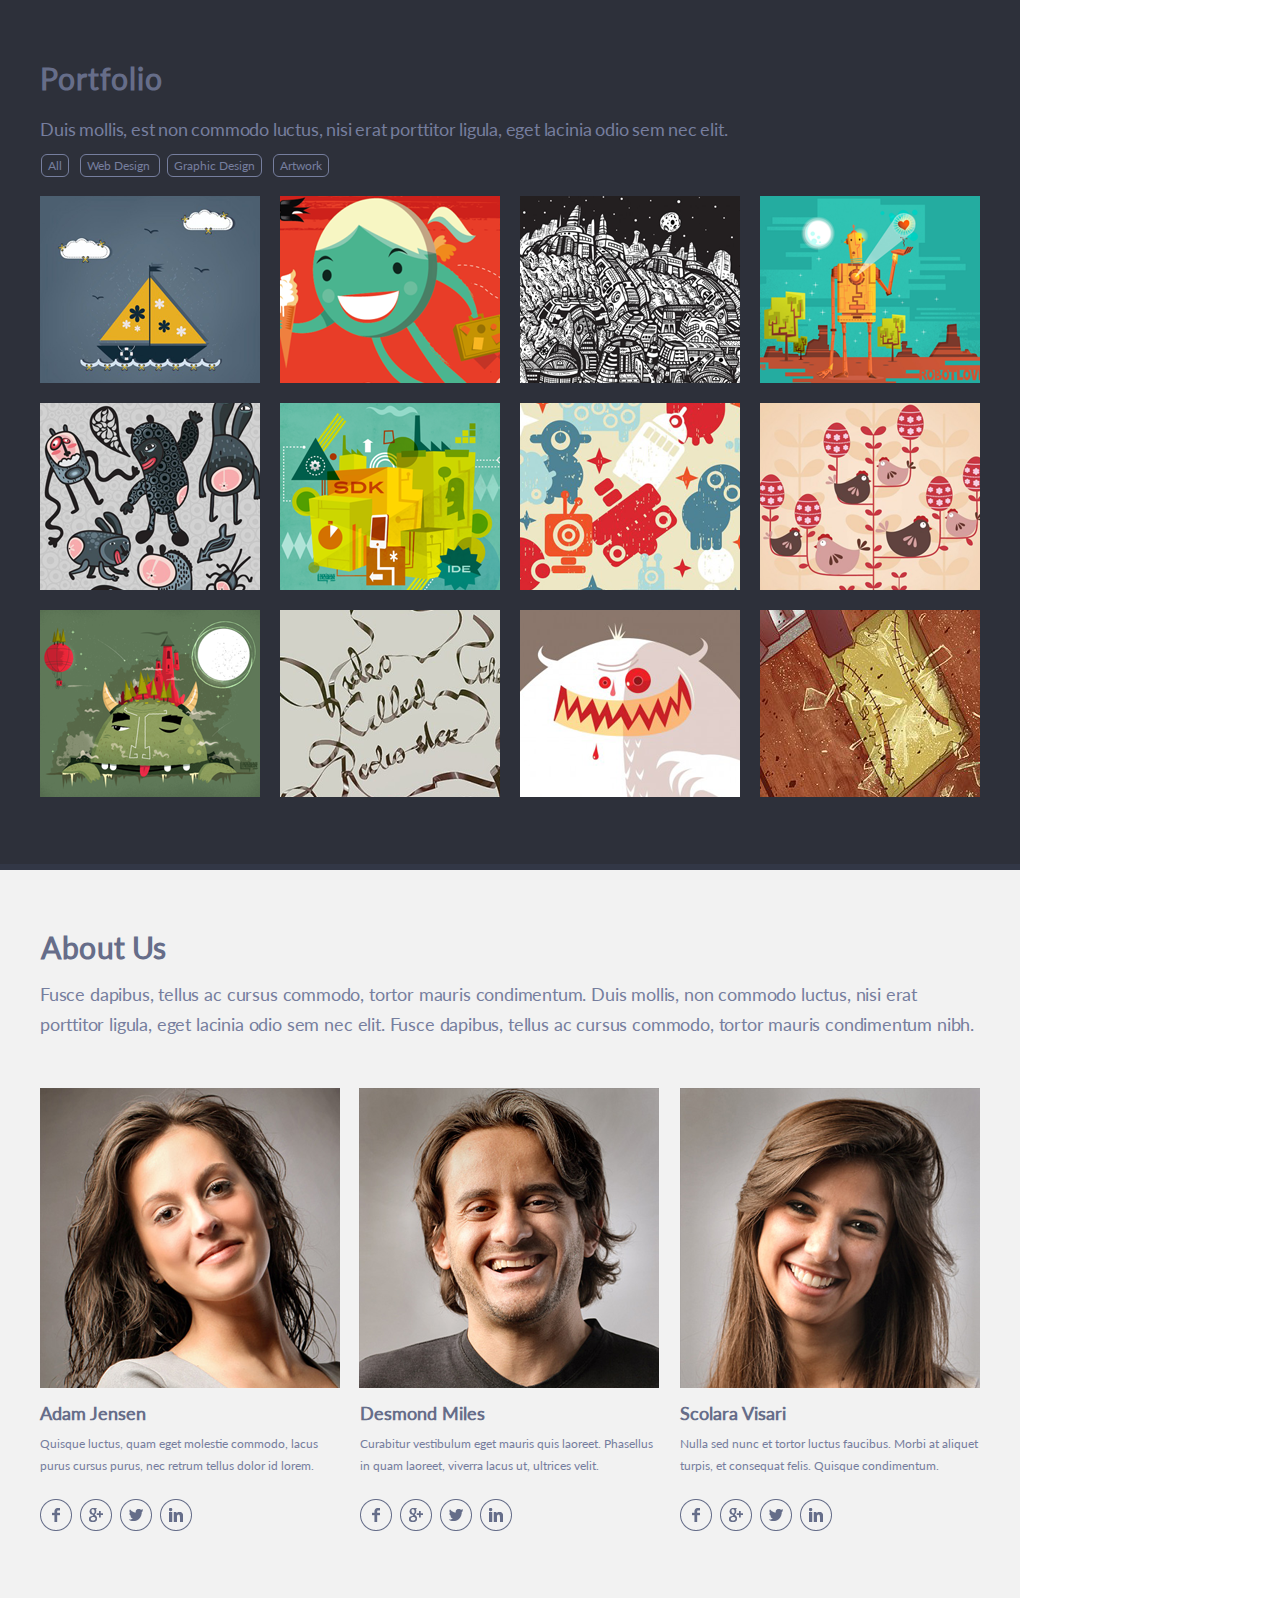
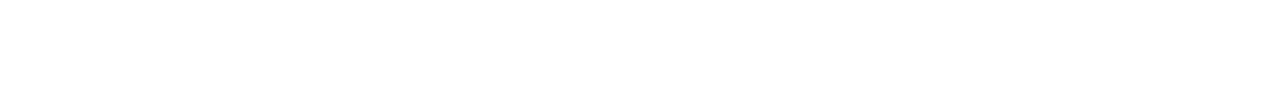
<file: singolo2.html>
<!DOCTYPE html>
<html lang="en">
<head>
    <meta charset="UTF-8">
    <meta name="viewport" content="width=device-width, initial-scale=1.0">
    <link href = "singolo2.css" rel = "stylesheet">
    <title>Singolo2</title>
</head>
<body>
    <div class = "portfolio"> 
        <div class = "header">
            <h1 class = "Port">
                Portfolio
            </h1>
            <p class = "text">
                Duis mollis, est non commodo luctus, nisi erat porttitor ligula, eget lacinia odio sem nec elit.
            </p>
        </div>
        <div class = "fuck">
            <nav>
                <ul class="Pis">
                    <li class = "Vir"><a>All</a></li>
                    <li class = "Vir"><a>Web Design</a> </li>
                    <li class = "Vir"><a>Graphic Design</a></li>
                    <li class = "Vir"><a>Artwork</a></li>
                </ul>
            </nav>
        </div>
        <div class = "flexpos">
            <div class="conteiner-1">
                <div class="box">
                    <img class = "img1" src="./assets/1.png" alt="">
                </div>
                <div class="box">
                    <img class = "img2" src="./assets/2.png" alt="">
                </div>
                <div class="box">
                    <img class = "img3" src="./assets/3.png" alt="">
                </div>
                <div class="box">
                    <img class = "img4" src="./assets/4.png" alt="">
                </div>
            </div>
            <div class="conteiner-2">
                <div class="box">
                    <img class = "img5" src="./assets/5.png" alt="">
                </div>
                <div class="box">
                    <img class = "img6" src="./assets/6.png" alt="">
                </div>
                <div class="box">
                    <img class = "img7" src="./assets/7.png" alt="">
                </div>
                <div class="box">
                    <img class = "img8" src="./assets/8.png" alt="">
                </div>
            </div>
            <div class="conteiner-3">
                <div class="box">
                    <img class = "img9" src="./assets/9.png" alt="">
                </div>
                <div class="box">
                    <img class = "img10" src="./assets/10.png" alt="">
                </div>
                <div class="box">
                    <img class = "img11" src="./assets/11.png" alt="">
                </div>
                <div class="box">
                    <img class = "img12" src="./assets/12.png" alt="">
                </div>
            </div>
        </div>
        <div class = "line1"> 
        </div>
    </div>
    <div class = "bg-footer">
        <div style="height: 195px;">
            <h1 class = "Afooter">
                About Us
            </h1>
            <p class = "text2">
                Fusce dapibus, tellus ac cursus commodo, tortor mauris condimentum. Duis mollis, non commodo luctus, nisi erat porttitor ligula, eget lacinia odio sem nec elit. Fusce dapibus, tellus ac cursus commodo, tortor mauris condimentum nibh.
            </p>
        </div>
        <div class="faces">
            <div class="box21">
                <img src="./assets/photo.png" alt="">
            </div>
            <div class="box21" style = "position: relative;
            right: 1px;">
                <img src="./assets/photo2.png" alt="">
            </div>
            <div class="box21">
                <img src="./assets/photo3.png" alt="">
            </div>
        </div>
        <div class="infoface">
            <div class="aboutus">
                <h2 class = "Adam">
                    Adam Jensen 
                </h2>
                <p class = "textface">
                    Quisque luctus, quam eget molestie commodo, lacus purus cursus purus, nec retrum tellus dolor id lorem.
                </p>
                <img class = "firsticon inm" src="./assets/facebook.png" alt="">
                <img class = "secondicon inm" src="./assets/Google.png" alt="">
                <img class = "therdicon inm" src="./assets/Twitter.png" alt="">
                <img class = "dicon inm" src="./assets/Linkedin.png" alt="">
            </div>
            <div class="aboutus">
                <h2 class = "Adam">
                    Desmond Miles 
                </h2>
                <p class = "textface">
                    Curabitur vestibulum eget mauris quis laoreet. Phasellus in quam laoreet, viverra lacus ut, ultrices velit.
                </p>
                <img class = "firsticon inm" src="./assets/facebook.png" alt="">
                <img class = "secondicon inm" src="./assets/Google.png" alt="">
                <img class = "therdicon inm" src="./assets/Twitter.png" alt="">
                <img class = "dicon inm" src="./assets/Linkedin.png" alt="">
            </div>
            <div class="aboutus">
                <h2 class = "Adam">
                    Scolara Visari 
                </h2>
                <p class = "textface">
                    Nulla sed nunc et tortor luctus faucibus. Morbi at aliquet turpis, et consequat felis. Quisque condimentum.
                </p>
                <div class = "icons">
                    <img class = "firsticon inm" src="./assets/facebook.png" alt="">
                    <img class = "secondicon inm" src="./assets/Google.png" alt="">
                    <img class = "therdicon inm" src="./assets/Twitter.png" alt="">
                    <img class = "dicon inm" src="./assets/Linkedin.png" alt="">
                </div>
                
            </div>
        </div>
        <div class = "line2">
            
        </div>
    </div>
</body>
</html>
</file>
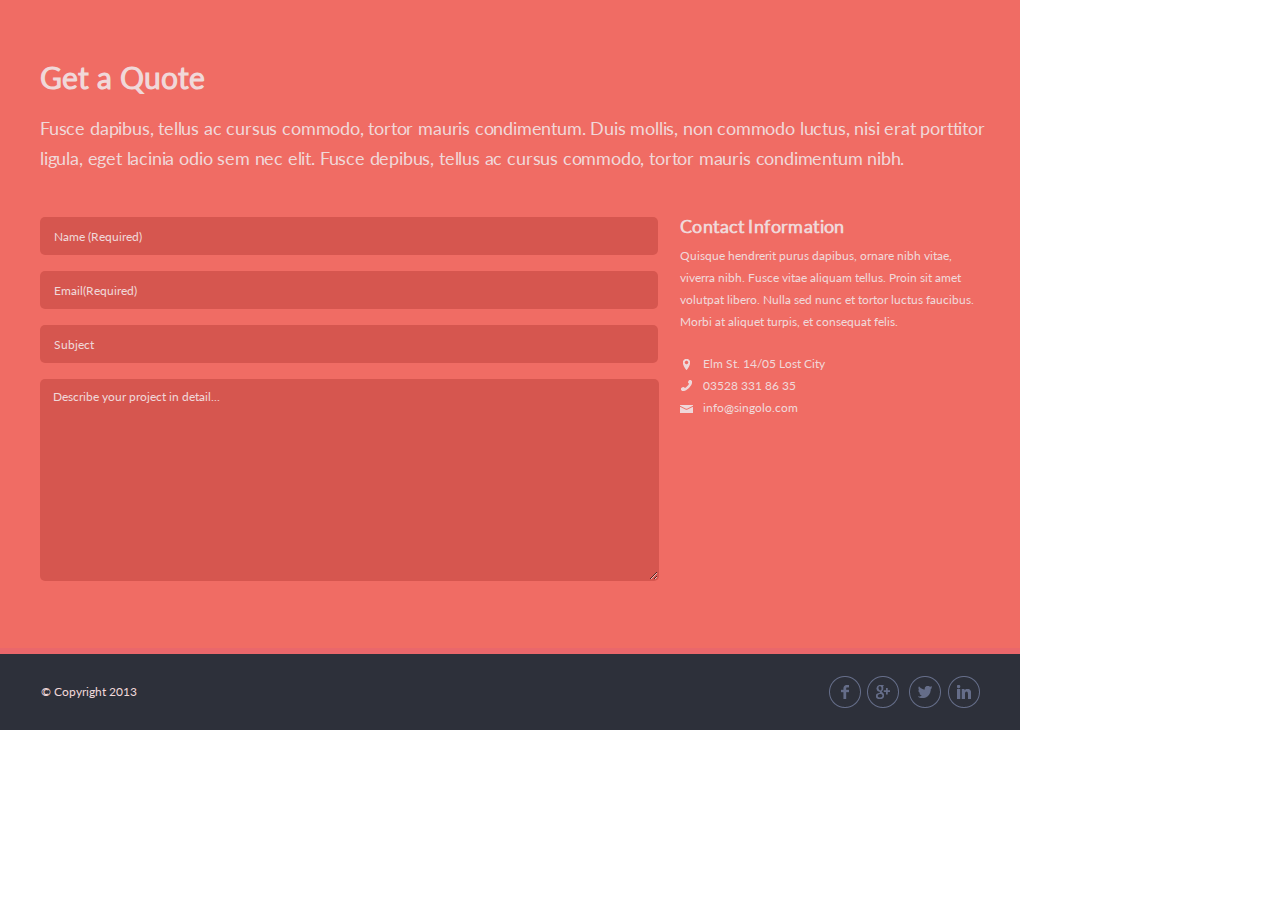
<file: singolo3.html>
<!DOCTYPE html>
<html lang="en">
<head>
    <meta charset="UTF-8">
    <meta name="viewport" content="width=device-width, initial-scale=1.0">
    <link rel="stylesheet" href="singolo3.css">
    <title>Document</title>
</head>
<body>
    <div class = "bg-main">
        <div class = "main-info">
            <h1 class = "Get">
                Get a Quote
            </h1>
            <p class = "head-info">
                Fusce dapibus, tellus ac cursus commodo, tortor mauris condimentum. Duis mollis, non commodo luctus, nisi erat porttitor ligula, eget lacinia odio sem nec elit. Fusce depibus, tellus ac cursus commodo, tortor mauris condimentum nibh.
            </p>
        </div>
        <div class="container">
            <div class="box-1">
                <form class = "forma" action="">
                    <input class = "inputw input1" type="text" required placeholder="Name (Required)">
                    <input class = "inputw input2" type="email" required placeholder="Email(Required)">
                    <input class = "inputw input3" type="text" placeholder="Subject">
                    <textarea class = "inputw input4" rows = "10" cols = "30" placeholder="Describe your project in detail..."></textarea>
                </form>
            </div>
            <div class="box-2">
                <h2 class = "ContactI">
                    Contact Information
                </h2>
                <p class = "rigthin">
                    Quisque hendrerit purus dapibus, ornare nibh vitae, viverra nibh. Fusce vitae aliquam tellus. Proin sit amet volutpat libero. Nulla sed nunc et tortor luctus faucibus. Morbi at aliquet turpis, et consequat felis.
                </p>
                <div>
                   
                    <p class = "contact">
                        Elm St. 14/05 Lost City
                    </p>
                   <a type = "tel" name = "tel" href="">
                    <p class = "contact">
                        03528 331 86 35
                    </p>
                   </a>
                    
                    
                    <a type = "mail" name = "mail" href="info@singolo.com">
                        <p class = "contact">
                            info@singolo.com
                        </p>
                    </a>
                    <!-- <img class = "img1" src="./assets/location.svg" alt=""> -->
                    <!-- <img class = "img2" src="./assets/phone (1).svg" alt=""> -->
                    <img class = "img3" src="./assets/location.png" alt="">
                </div>
            </div>
        </div>
    </div>
    <div class = "line1">

    </div>
    <footer>
        <div class = "container2">
            <div class="box1">
                © Copyright 2013
            </div>
            <div class="box2">
                <img src="./assets/facebook.png" alt="" class="contact2">
                <img src="./assets/Google.png" alt="" class="contact2">
                <img class = "pic3" src="./assets/Twitter.png" alt="" class="contact2">
                <img class = "pic4" src="./assets/Linkedin.png" alt="" class="contact2">
            </div>
        </div>
    </footer>
</body>
</html>
</file>
<file: singolo2.css>
@font-face{

    font-family: 'Lato';
    
    src: url("./assets/Lato-Regular.ttf") format('truetype');
    
    font-weight: normal;
    
    font-style: normal;
    
    }
    
    .conteiner-1, .conteiner-2, .conteiner-3{
        display: flex;
        flex-direction: row;
        justify-content: space-between;
        width: 940px;
        margin-left: 40px;
        margin-right: 87px;
    }
    /* .conteiner-1{
        position: relative;
        top: 56px;
    } */
    .conteiner-3{
        position: relative;
        top: 40px;
    }
    .conteiner-2{
        position: relative;
        top: 20px;
    }

    .box{
        width: 220px;
        height: 187px;
        background-color: #464b5e;
        overflow: hidden;
    }
 
    .header{
        width: 1020px;
        height: 185px;
    }

    

    .Port{
        font-size: 30px;
        line-height: 18px;
        color: #666d89;
        font-family: "Lato";
        font-weight: 900;
        text-align: left;
        letter-spacing: 0.9px;
        position: relative;
        top: 69px;
        left: 40px;
        width: 122px;
        height: 22px;
    }

        
    .text{
        width: 940px;
        height: 57px;
        font-size: 18px;
        line-height: 30px;
        color: #767e9e;
        font-family: "Lato";
        font-weight: 300;
        text-align: left;
        position: relative;
        top: 92px;
        left: 40px;
        letter-spacing: -0.1px;
        word-spacing: -1.5px;
    }

    .portfolio{
        width: 1020px;
        height: 870px;
        background-color: #2d303a;
    }
    .img1 {
        position: relative;
        top: -11px;
        right: 8px;
    }
    .img2 {
        position: relative;
        top: -43px;
        right: 82px;
    }
    .img3 {
        position: relative;
        left: -11px;
        top: -1px;
    }
    .img4 {
        position: relative;
        right: 24px;
        top: -2px;
    }
    .img5 {
        position: relative;
        top: -16px;
        right: 10px;
    }
    .img6 {
        position: relative;
        top: -4px;
        right: 16px;
    }
    .img7 {
        position: relative;
        top: -39px;
        right: 31px;
    }
    .img8 {
        position: relative;
        top: -32px;
        right: 24px;
    }
    .img9 {
        position: relative;
        top: -2px;
        right: 16px;
    }
    .img10 {
        position: relative;
        top: -113px;
        left: -141px;
    }
    .img11 {
        position: relative;
        top: -175px;
        left: -144px;
    }
    .img12 {
        position: relative;
        top: -60px;
        right: 36px;
    }
    .bg-footer {
        width: 1020px;
        height: 728px;
        background-color: #f2f2f2;
    }
    .Afooter{
        font-size: 30px;
        line-height: 18px;
        color: #666d89;
        font-family: "Lato";
        font-weight: 900;
        text-align: left;
        width: 143px;
        position: relative;
        letter-spacing: 0.6px;
        word-spacing: -2.9px;
        top: 68px;
        left: 41px;
    }
    .text2{
        width: 940px;
        height: 57px;
        font-size: 18px;
        line-height: 30px;
        color: #767e9e;
        font-family: "Lato";
        font-weight: 300;
        text-align: left;
        position: relative;
        letter-spacing: -0.2px;
        word-spacing: 0.2px;
        top: 91px;
        left: 40px;
        width: 941px;
    }
    
    .faces{
        position: relative;
        top: 23px;
        margin: 0px 40px;
        height: 300px;
        display: flex;
        flex-direction: row;
        justify-content: space-between;
    }

    .box21{
        width: 300px;
        height: 300px;
        background-color: #464b5e;
        overflow: hidden;
    }

    .infoface {
        display: flex;
        flex-direction: row;
        justify-content: space-between;
        margin: 0 40px;
        position: relative;
        top: 39px;
    }

    .aboutus{
        height: 300px;
        width: 300px;
    }

    .Adam {
        font-size: 18px;
        line-height: 18px;
        color: #666d89;
        font-family: "Lato";
        font-weight: 900;
        text-align: left;
    }

    .textface{
        width: 300px;
        height: 76px;
        font-size: 12px;
        line-height: 22px;
        color: #767e9e;
        font-family: "Lato";
        font-weight: 400;
        text-align: left;
        position: relative;
        top: 11px;
        left: -0.4px;
        line-height: 21.5px;
    }

    .firsticon{
        position: relative;
        left: -1px;
    }

    .secondicon{
        position: relative;
        left: 1px;
    }

    .therdicon{
        position: relative;
        left: 3px;
    }

    .dicon{
        position: relative;
        left: 5px;
    }

    .Pis{
        /* list-style: none;  */
        margin: 0; 
        padding-left: 0; 
        position: relative;
        top: 15px;
        left: 37.5px;
    }

    ul .Vir {
        display: inline;
    }

    .Vir {
        font-size: 12px;
        line-height: 22px;
        color: #767e9e;
        font-family: "Lato";
        font-weight: 400;
        text-align: left;
        margin: 0 3.5px;
        border: 1px solid #767e9e;
        border-radius: 6px;
        padding: 3px 6px;
        cursor: pointer !important;
    }

    .flexpos{
        position: absolute;
        top: 196px;
    }

    .line1{
        width: 1020px;
        height: 6px;
        background-color: #323746;
        position: relative;
        top: 679px;
    }

    .line2{
        width: 1020px;
        height: 6px;
        background-color: #ffffff;
        position: relative;
        top: -67px;
    }

    li :hover{
        color: #dedede;
        border-color: #dedede;
    }

    .inm {
        cursor: pointer;
    }

    .fuck {
        height: 50px;
        width: 500px;
        position: absolute;
        top: 140px;
    }

    * {
        margin: 0;
        padding: 0;
    }
</file>
<file: singolo3.css>
@font-face{

    font-family: 'Lato';
    
    src: url("./assets/Lato-Regular.ttf") format('truetype');
    
    font-weight: normal;
    
    font-style: normal;
    
    }
    .bg-main{
        width: 1020px;
        height: 648px;
        background-color: #f06c64;
    }
    .main-info{
        height: 217px;
    }
    .Get{
        font-size: 30px;
        line-height: 18px;
        color: #f0d8d9;
        font-family: "Lato";
        font-weight: 900;
        text-align: left;
        position: relative;
        width: 168px;
        top: 68px;
        left: 40px;
    }
    /* p{
        width: 940px;
        height: 57px;
        font-size: 18px;
        line-height: 30px;
        color: #f0d8d9;
        font-family: "Lato";
        font-weight: 300;
        text-align: left;
    } */
    .head-info{
        width: 940px;
        height: 57px;
        font-size: 18px;
        line-height: 30px;
        color: #f0d8d9;
        font-family: "Lato";
        font-weight: 300;
        text-align: left;
        position: relative;
        top: 95px;
        left: 40px;
        width: 963px;
        letter-spacing: -0.2px;
        word-spacing: 0.1px;
        
    }
    .container{
        display: flex;
        flex-direction: row;
        justify-content: space-between;
        margin-left: 40px;
        margin-right: 40px;
        height: 366px;
    }
    .container2{
        display: flex;
        flex-direction: row;
        justify-content: space-between;

    }
    .box-1{
        width: 619px;
    }
    .box-2{
        width: 300px;
    }
    .forma{
        height: 366px;
    }
    .inputw{
        width: 602px;
        padding-left: 12px;
        border-radius: 5px;
        border-color: transparent;
        font-size: 12px;
        line-height: 22px;
        color: #f48c8f;
        font-family: "Lato";
        font-weight: 400;
        text-align: left;
        background-color: #d6564f;
    }
    .input1{
        height: 34px;
        margin-bottom: 16px;
    }
    .input2{
        height: 34px;
        margin-bottom: 16px;
    }
    .input3{
        height: 34px;
        margin-bottom: 16px;
    }
    .input4{
        margin: 0px;
        width: 605px;
        height: 194px;  
        padding-top: 6px;
    }
    .ContactI{
        font-size: 18px;
        line-height: 18px;
        color: #f0d8d9;
        font-family: "Lato";
        font-weight: 900;
        text-align: left;
        word-spacing: -1.8px;
        letter-spacing: 0.4px;
        margin-bottom: 10px;
    }
    .rigthin{
        width: 300px;
        height: 175px;
        font-size: 12px;
        line-height: 22px;
        color: #f0d8d9;
        font-family: "Lato";
        font-weight: 400;
        text-align: left;
        width: 309px;
        height: 82px;
        margin-bottom: 26px;
        
    }
    .contact{
        width: 130px;
        font-size: 12px;
        line-height: 22px;
        color: #f0d8d9;
        font-family: "Lato";
        font-weight: 400;
        text-align: left;
        left: 23px;
        position: relative;
    }
    .img3{
        position: relative;
        top: -60px;
        left: 0px;
        color: #f0d8d9;
    }
    .line1{
        width: 1020px;
        height: 6px;
        background-color: #ea676b;
    }
    footer{
        width: 1020px;
        height: 76px;
        background-color: #2d303a;
    }
    .pic3{
        position: relative;
        left: 4px;
    }
    .pic4{
        position: relative;
        left: 5px;
    }
    .box2{
        position: relative;
        top: 21px;
        left: -44px;
    }
    .box2 img{
        cursor: pointer;
    }
    .box1{
        width: 300px;
        height: 175px;
        font-size: 12px;
        line-height: 22px;
        color: #f0d8d9;
        font-family: "Lato";
        font-weight: 400;
        text-align: left;   
        position: relative;
        top: 27px;
        left: 41px;
    }
    a{
        text-decoration: none
    }
    input::-webkit-input-placeholder {
        color: #f0d8d9 !important;
        }
         
        input:-moz-placeholder { /* Firefox 18- */
        color: #f0d8d9 !important;  
        }
         
        input::-moz-placeholder {  /* Firefox 19+ */
        color: #f0d8d9 !important;  
        }
         
        input:-ms-input-placeholder {  
        color: #f0d8d9 !important;  
        }
        textarea::-webkit-input-placeholder {
            color: #f0d8d9 !important;
            }
             
            textarea:-moz-placeholder { /* Firefox 18- */
            color: #f0d8d9 !important;  
            }
             
            textarea::-moz-placeholder {  /* Firefox 19+ */
            color: #f0d8d9 !important;  
            }
             
            textarea:-ms-input-placeholder {  
            color: #f0d8d9 !important;  
            }
    *{
        margin: 0;
        padding: 0;
    }
</file>
